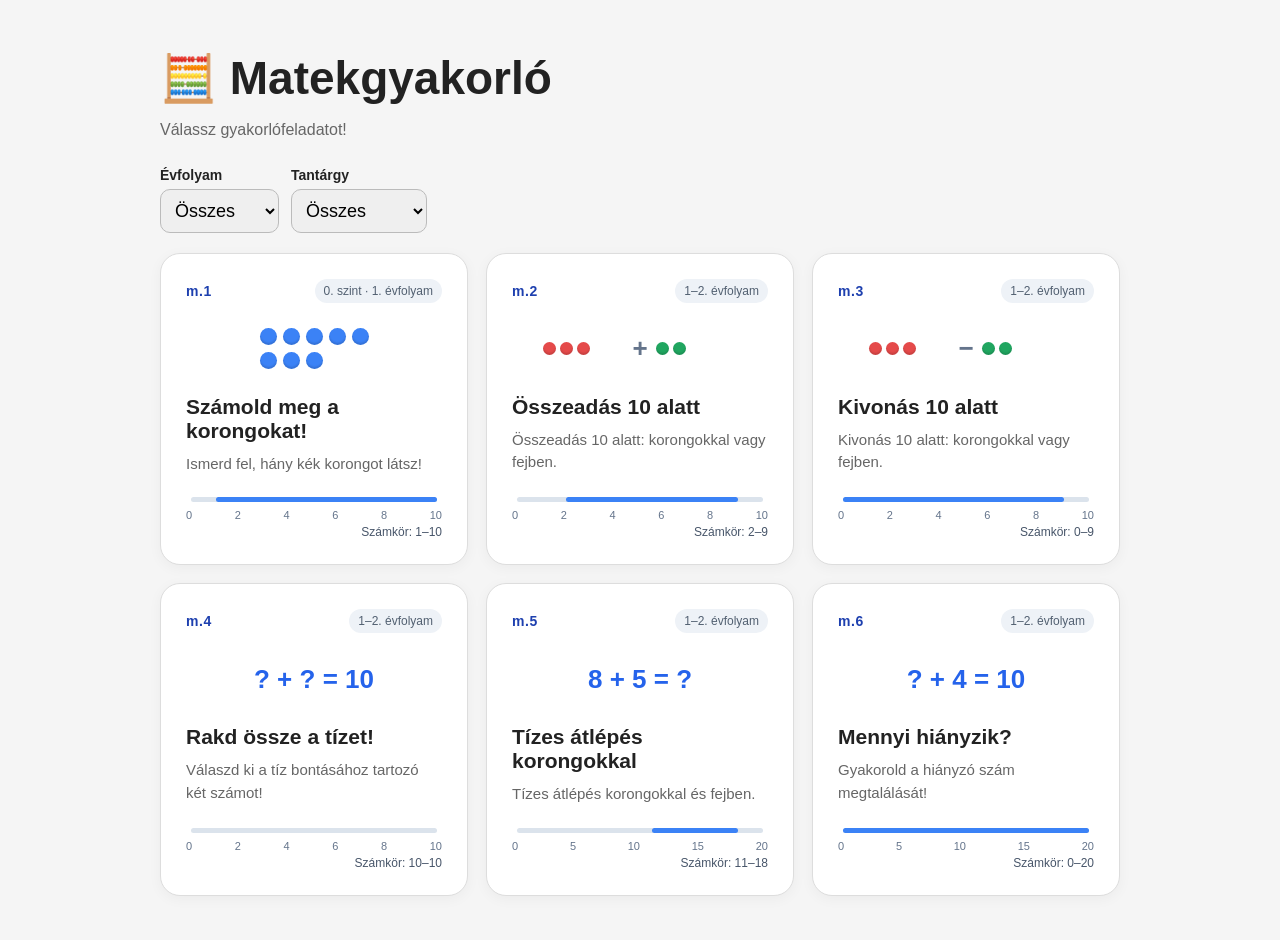
<file: index.html>
<!doctype html><html lang="hu"><head><meta charset="utf-8"><meta name="viewport" content="width=device-width, initial-scale=1"><title>Matekgyakorló</title><link rel="stylesheet" href="style.css?v=1794676788"><!-- MATEK-CACHE-START -->
<script>
(() => {
  const versionFile = new URL('version.json', document.baseURI);
  const current = '20261114170903';
  let refreshing = false;
  async function checkVersion() {
    if (refreshing) return;
    try {
      const response = await fetch(versionFile.href + '?t=' + Date.now(), {
        cache: 'no-store'
      });
      if (!response.ok) return;
      const data = await response.json();
      if (data.version && data.version !== current) {
        refreshing = true;
        const url = new URL(location.href);
        url.searchParams.set('site_version', data.version);
        location.replace(url.href);
      }
    } catch (_) { /* Offline: keep the page usable. */ }
  }
  window.addEventListener('pageshow', checkVersion);
  document.addEventListener('visibilitychange', () => {
    if (!document.hidden) checkVersion();
  });
  window.addEventListener('focus', checkVersion);
  setInterval(() => {
    if (!document.hidden) checkVersion();
  }, 60000);
})();
</script>
<!-- MATEK-CACHE-END -->
</head><body>
<main data-matek-home-v2="1" id="home" class="home"><h1>🧮 Matekgyakorló</h1><p>Válassz gyakorlófeladatot!</p><div class="toolbar"><label>Évfolyam<select id="grade"><option value="all">Összes</option><option value="1">1. osztály</option><option value="2">2. osztály</option></select></label><label>Tantárgy<select id="subject"><option value="all">Összes</option></select></label></div><div class="mode-grid" id="exerciseList"></div></main>
<script type="module" src="js/home.js?v=1794676788"></script></body></html>
</file>
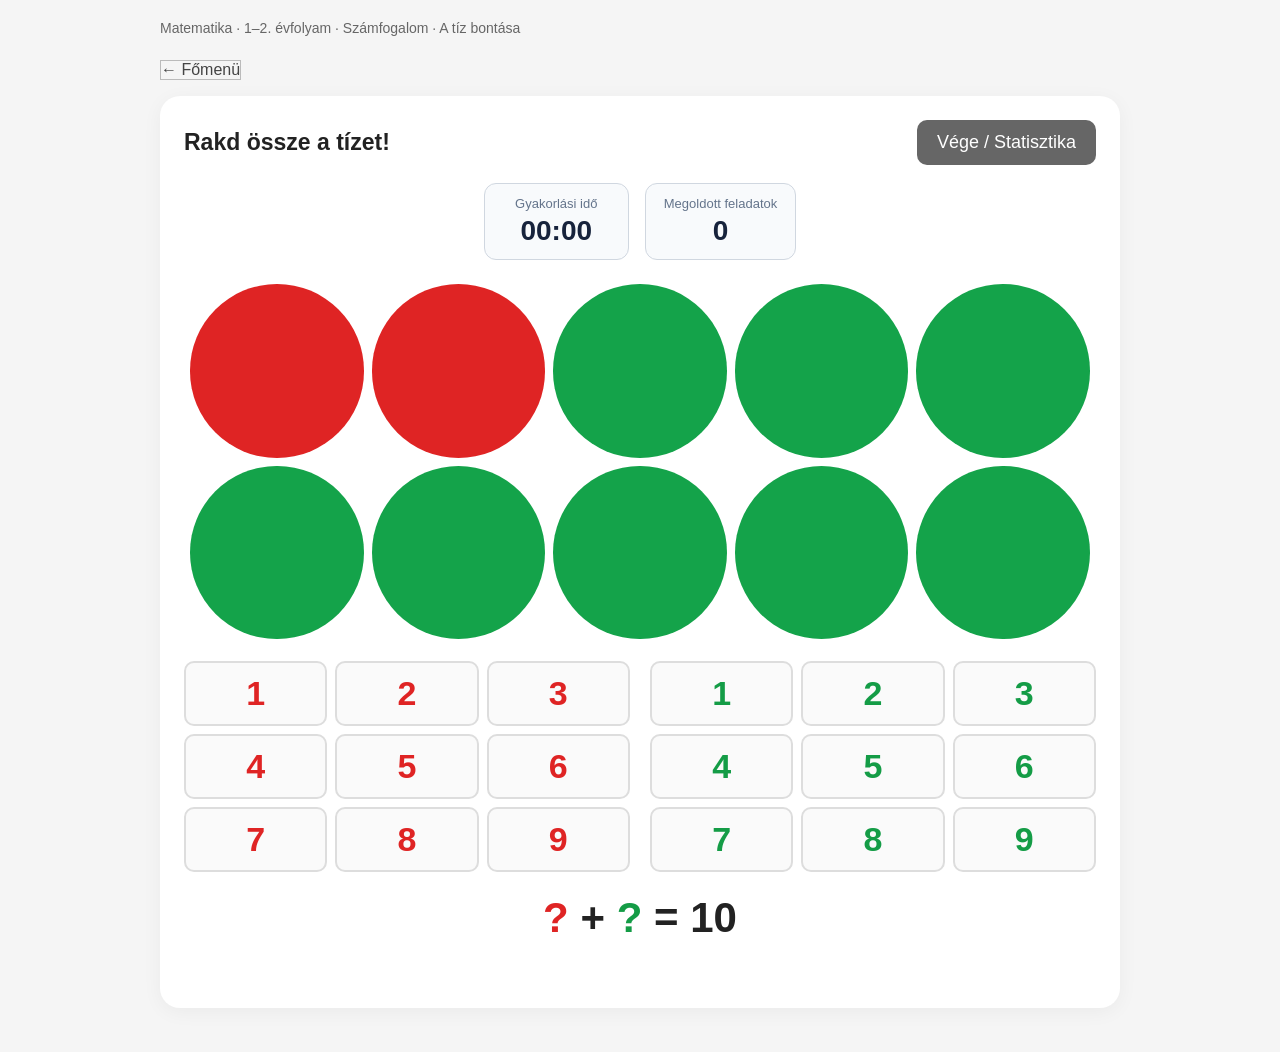
<file: exercises/choose.html>
<!doctype html>
<html lang="hu"><head><meta charset="utf-8"><meta name="viewport" content="width=device-width, initial-scale=1"><title>Rakd össze a tízet! – Matekgyakorló</title><link rel="stylesheet" href="../style.css?v=20261114203631"><!-- MATEK-CACHE-START -->
<script>
(() => {
  const versionFile = new URL('../version.json', document.baseURI);
  const current = '20261114170903';
  let refreshing = false;
  async function checkVersion() {
    if (refreshing) return;
    try {
      const response = await fetch(versionFile.href + '?t=' + Date.now(), {
        cache: 'no-store'
      });
      if (!response.ok) return;
      const data = await response.json();
      if (data.version && data.version !== current) {
        refreshing = true;
        const url = new URL(location.href);
        url.searchParams.set('site_version', data.version);
        location.replace(url.href);
      }
    } catch (_) { /* Offline: keep the page usable. */ }
  }
  window.addEventListener('pageshow', checkVersion);
  document.addEventListener('visibilitychange', () => {
    if (!document.hidden) checkVersion();
  });
  window.addEventListener('focus', checkVersion);
  setInterval(() => {
    if (!document.hidden) checkVersion();
  }, 60000);
})();
</script>
<!-- MATEK-CACHE-END -->
<script src="../js/matek-shared.js"></script>
</head>
<body><header class="site-header"><div class="exercise-meta">Matematika · 1–2. évfolyam · Számfogalom · A tíz bontása</div></header>
<section id="chooseView" class="practice-view" style="display:block" class="practice-view">
  <a class="back-button" href="../index.html" style="display:inline-block;text-decoration:none">← Főmenü</a>
  <div class="practice-panel">
    <div class="practice-head"><h2>Rakd össze a tízet!</h2><button id="choiceStatsBtn" class="secondary">Vége / Statisztika</button></div>
    <div id="choiceDiscGrid" class="disc-grid" aria-label="A kirakandó tíz korong"></div>
    <div class="choice-layout">
      <div class="choice-column"><div id="redChoices" class="number-choices"></div></div>
      <div class="choice-column"><div id="greenChoices" class="number-choices"></div></div>
    </div>
    <div id="choiceResult" class="choice-result"><span class="red-text">?</span> + <span class="green-text">?</span> = 10</div>
    <div id="choiceFeedback" class="choice-feedback" aria-live="polite"></div>
    <span id="choiceProgress" hidden aria-hidden="true"></span>
    
  </div>
</section>

<div id="choiceStatsModal" class="modal-backdrop" role="dialog" aria-modal="true" aria-label="Korongos gyakorlás eredménye">
  <div class="modal">
    <div class="modal-header"><h2>Korongos gyakorlás eredménye</h2><button id="closeChoiceStats" class="secondary">Bezárás</button></div>
    <div class="summary-grid">
      <div class="summary-box"><strong id="choiceSumTotal">0</strong>feladat</div>
      <div class="summary-box"><strong id="choiceSumCorrect">0</strong>helyes</div>
      <div class="summary-box"><strong id="choiceSumPercent">0%</strong>eredmény</div>
      <div class="summary-box"><strong id="choiceSumMedian">–</strong>medián válaszidő</div>
    </div>
    <div id="choiceStatsTable"></div>
    <div class="modal-actions">
      <button id="printChoiceStats" class="secondary">Nyomtatás / PDF</button>
      <button id="downloadChoiceStats" class="secondary">TXT letöltés</button>
      <button id="continueChoiceStats" class="secondary">Folytatás</button>
      <button id="restartChoiceStats">Új gyakorlás</button>
    </div>
  </div>
</div>


<script type="module" src="../js/choose.js?v=20261114203631"></script></body></html>
</file>
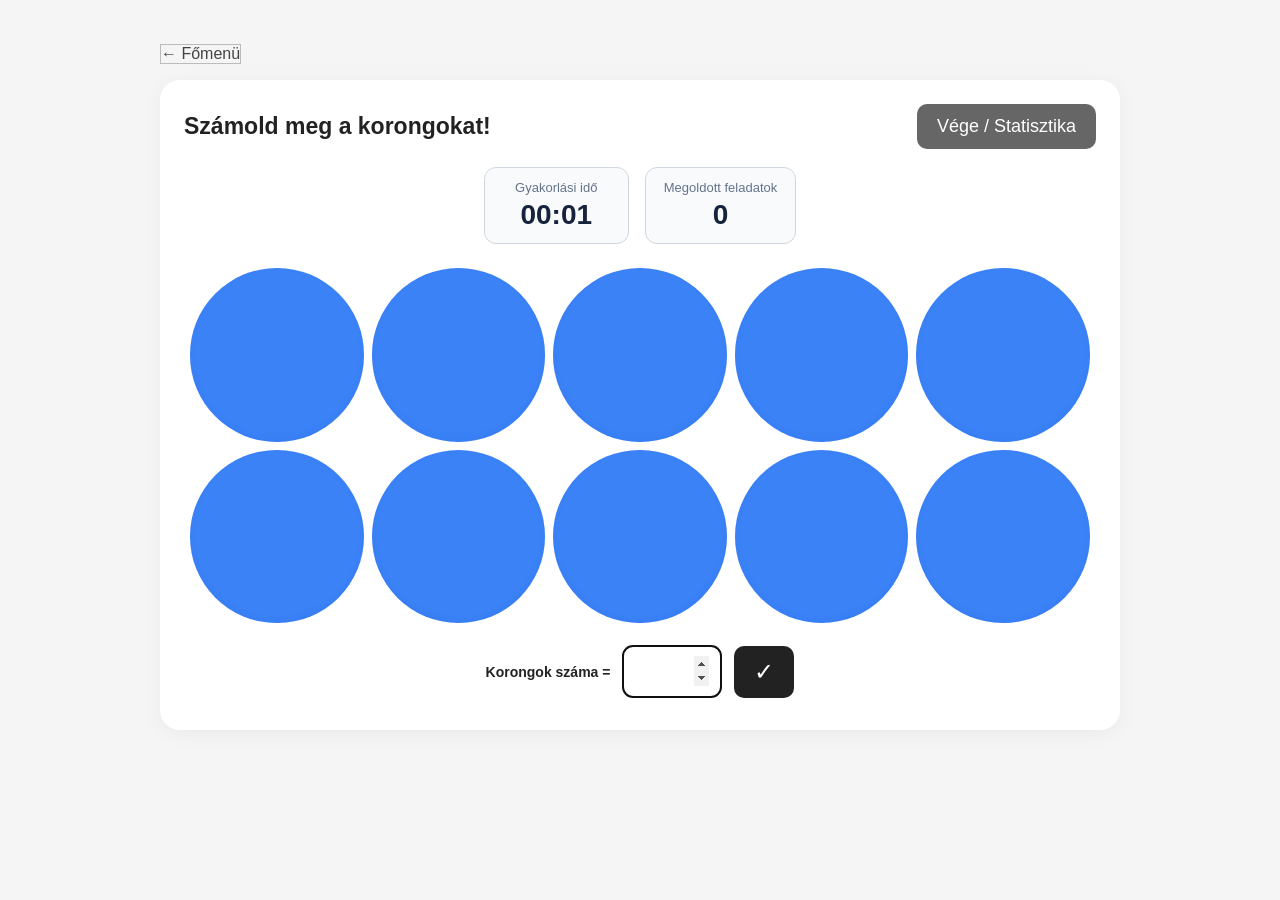
<file: exercises/discs.html>
<!doctype html>
<html lang="hu">
<head>
  <meta charset="utf-8">
  <meta name="viewport" content="width=device-width, initial-scale=1">
  <title>Számold meg a korongokat – Matekgyakorló</title>
  <link rel="stylesheet" href="../style.css">
  <script src="../js/matek-shared.js"></script>
  <style>
    #discsView .disc-grid {display:grid;grid-template-columns:repeat(5,minmax(0,1fr));gap:8px;margin:24px auto 20px;max-width:900px}
    #discsView .disc {width:100%;aspect-ratio:1;border-radius:50%;background:#3B82F6;box-shadow:inset 0 -3px 5px #2563eb22}
    #discsView .disc.empty {background:transparent;box-shadow:none}
    #discsView .disc-answer {display:flex;align-items:center;justify-content:center;gap:12px;flex-wrap:wrap;margin:22px auto 8px;font-size:clamp(18px,3vw,26px);font-weight:650}
    #discsView .disc-answer input {width:100px;max-width:35vw;padding:10px 12px;font:inherit;text-align:center;border:1px solid #aab7c7;border-radius:10px}
    #discsView .disc-answer button {min-width:58px;min-height:48px;font-size:24px}
    @media(max-width:550px){#discsView .disc-grid{gap:5px}}
  </style>
</head>
<body>
<section id="discsView" class="practice-view" style="display:block">
  <a class="back-button" href="../index.html" style="display:inline-block;text-decoration:none">← Főmenü</a>
  <div class="practice-panel">
    <div class="practice-head"><h2>Számold meg a korongokat!</h2><button id="discsStats" class="secondary" type="button">Vége / Statisztika</button></div>
    <div id="discGrid" class="disc-grid" aria-label="Kék korongok ötös elrendezésben"></div>
    <form id="discAnswerForm" class="disc-answer" autocomplete="off">
      <label for="discAnswer">Korongok száma =</label>
      <input id="discAnswer" type="number" inputmode="numeric" min="1" max="10" step="1" required aria-label="Korongok száma">
      <button id="discSubmit" type="submit" aria-label="Válasz ellenőrzése">✓</button>
    </form>
  </div>
</section>
<script type="module" src="../js/discs.js"></script>
</body>
</html>
</file>
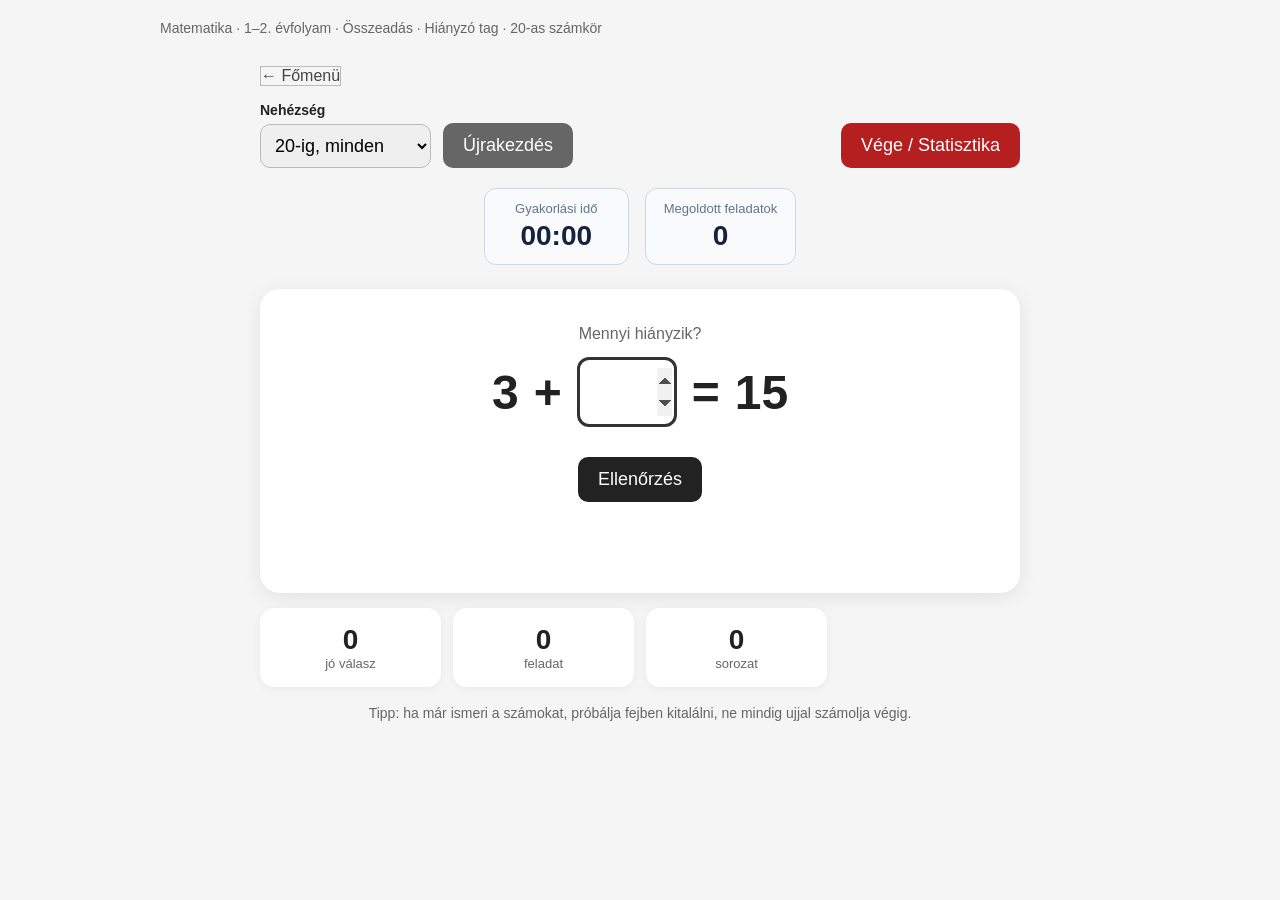
<file: exercises/existing.html>
<!doctype html>
<html lang="hu"><head><meta charset="utf-8"><meta name="viewport" content="width=device-width, initial-scale=1"><title>Mennyi hiányzik? – Matekgyakorló</title><link rel="stylesheet" href="../style.css?v=20261114203631"><!-- MATEK-CACHE-START -->
<script>
(() => {
  const versionFile = new URL('../version.json', document.baseURI);
  const current = '20261114170903';
  let refreshing = false;
  async function checkVersion() {
    if (refreshing) return;
    try {
      const response = await fetch(versionFile.href + '?t=' + Date.now(), {
        cache: 'no-store'
      });
      if (!response.ok) return;
      const data = await response.json();
      if (data.version && data.version !== current) {
        refreshing = true;
        const url = new URL(location.href);
        url.searchParams.set('site_version', data.version);
        location.replace(url.href);
      }
    } catch (_) { /* Offline: keep the page usable. */ }
  }
  window.addEventListener('pageshow', checkVersion);
  document.addEventListener('visibilitychange', () => {
    if (!document.hidden) checkVersion();
  });
  window.addEventListener('focus', checkVersion);
  setInterval(() => {
    if (!document.hidden) checkVersion();
  }, 60000);
})();
</script>
<!-- MATEK-CACHE-END -->
<script src="../js/matek-shared.js"></script>
</head>
<body><header class="site-header"><div class="exercise-meta">Matematika · 1–2. évfolyam · Összeadás · Hiányzó tag · 20-as számkör</div></header>
<div class="app" id="existingView">
    <a class="back-button" href="../index.html" style="display:inline-block;text-decoration:none">← Főmenü</a>
    <div class="toolbar">
        <label>
            Nehézség
            <select id="level">
                <option value="10">10-en belül</option>
                <option value="20easy">20-ig, könnyebb</option>
                <option value="20" selected>20-ig, minden</option>
            </select>
        </label>

        <button id="reset" class="secondary">Újrakezdés</button>
        <button id="finish" class="finish">Vége / Statisztika</button>
    </div>

    <div class="card">
        <div class="question-label">Mennyi hiányzik?</div>

        <div class="equation">
            <span id="start">7</span>
            <span>+</span>
            <input id="answer" type="number" min="0" max="20">
            <span>=</span>
            <span id="target">12</span>
        </div>

        <div style="margin-top: 30px;">
            <button id="check">Ellenőrzés</button>
        </div>

        <div id="feedback"></div>
    </div>

    <div class="stats">
        <div class="stat">
            <div class="stat-number" id="correct">0</div>
            <div class="stat-label">jó válasz</div>
        </div>
        <div class="stat">
            <div class="stat-number" id="total">0</div>
            <div class="stat-label">feladat</div>
        </div>
        <div class="stat">
            <div class="stat-number" id="streak">0</div>
            <div class="stat-label">sorozat</div>
        </div>
    </div>

    <div class="tip">
        Tipp: ha már ismeri a számokat, próbálja fejben kitalálni, ne mindig ujjal számolja végig.
    </div>
</div>

<div id="statsModal" class="modal-backdrop">
    <div class="modal">
        <div class="modal-header">
            <h2>Gyakorlás eredménye</h2>
            <button id="closeStats" class="secondary">Bezárás</button>
        </div>

        <div class="summary-grid">
            <div class="summary-box"><strong id="sumTotal">0</strong>feladat</div>
            <div class="summary-box"><strong id="sumCorrect">0</strong>helyes</div>
            <div class="summary-box"><strong id="sumPercent">0%</strong>eredmény</div>
            <div class="summary-box"><strong id="sumAvg">–</strong>medián válaszidő</div>
        </div>

        <div id="resultTableWrap"></div>

        <div class="modal-actions">
            <button id="printStats" class="secondary">Nyomtatás / PDF</button>
            <button id="downloadTxt" class="secondary">TXT letöltés</button>
            <button id="continueBtn" class="secondary">Folytatás</button>
            <button id="restartFromStats">Új gyakorlás</button>
        </div>
    </div>
</div>


<script type="module" src="../js/existing.js?v=20261114203631"></script></body></html>
</file>
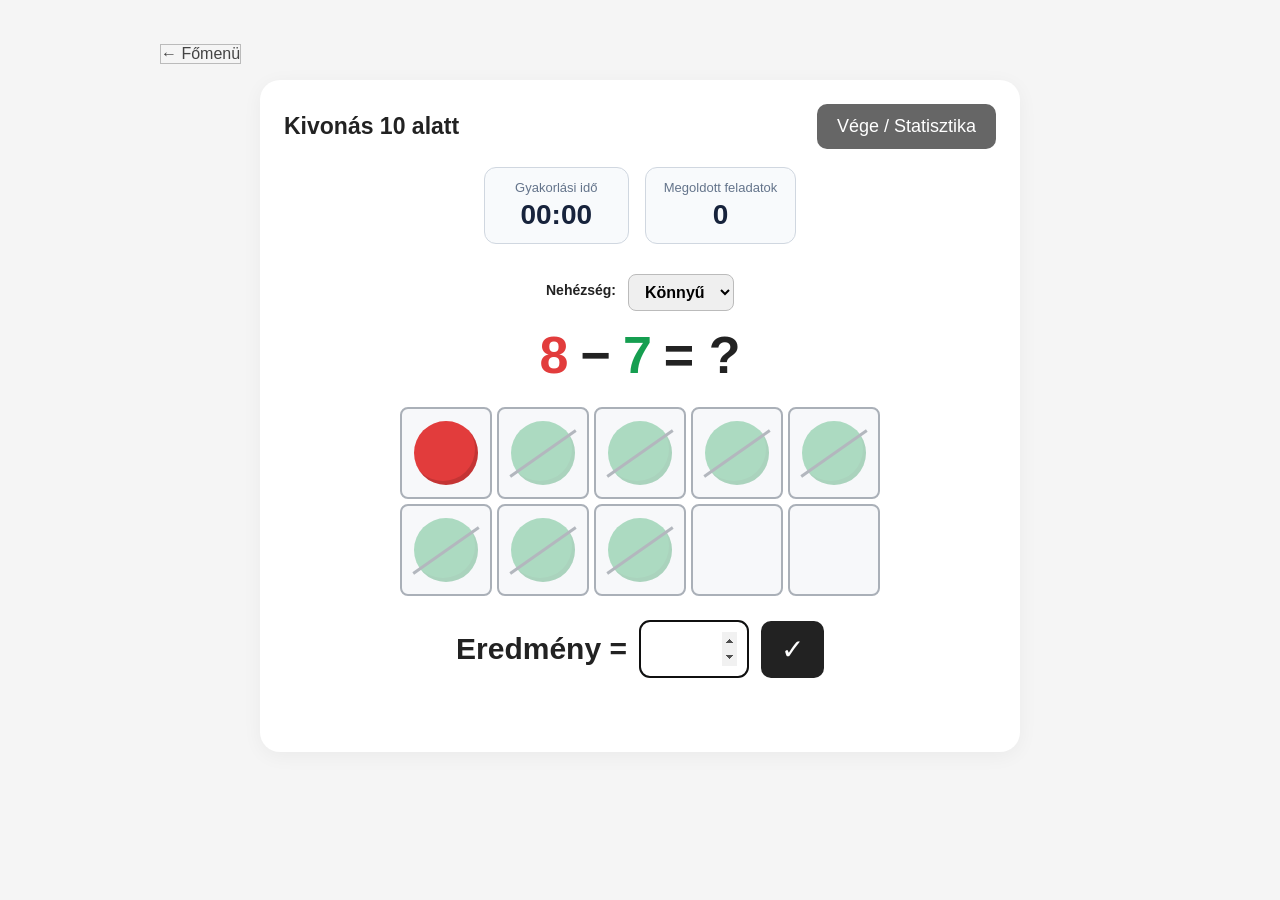
<file: exercises/sub-under-ten.html>
<!doctype html>
<html lang="hu">
<head>
<meta charset="utf-8"><meta name="viewport" content="width=device-width,initial-scale=1">
<title>Kivonás 10 alatt – Matekgyakorló</title>
<link rel="stylesheet" href="../style.css">
<style>
.subUnder-panel{max-width:760px;margin:auto}
.subUnder-answer{display:flex;align-items:center;justify-content:center;gap:12px;flex-wrap:wrap;margin:24px 0}
.subUnder-answer label{font-size:clamp(21px,5vw,30px);font-weight:700}
.subUnder-answer input{width:110px;max-width:35vw;text-align:center;font-size:30px;font-weight:700;padding:10px;border:2px solid #aab0b8;border-radius:10px}
.subUnder-answer button{min-width:60px;min-height:55px;font-size:28px;touch-action:manipulation}
.subUnder-frame{margin:22px auto 10px}
.subUnder-cell{cursor:default;pointer-events:none}
.subUnder-frame .ten-green{opacity:.35;position:relative}
.subUnder-frame .ten-green::after{content:"";position:absolute;left:-12%;top:48%;width:124%;height:3px;background:#374151;transform:rotate(-35deg)}
.subUnder-feedback{text-align:center;min-height:26px;font-size:16px;color:#16823b}
.subUnder-panel .ten-equation{margin-top:14px}
.subUnder-level{display:flex;align-items:center;justify-content:center;gap:12px;margin:14px auto;font-weight:600}
.subUnder-level select{font:inherit;padding:8px 12px;border-radius:8px;max-width:160px}
</style>
<script src="../js/matek-shared.js"></script>
</head>
<body>
<header class="site-header"></header>
<section class="practice-view" style="display:block">
<a class="back-button" href="../index.html" style="display:inline-block;text-decoration:none">← Főmenü</a>
<div class="practice-panel subUnder-panel">
<div class="practice-head"><h2>Kivonás 10 alatt</h2><button id="subUnderStatsBtn" class="secondary" type="button">Vége / Statisztika</button></div>
<div class="subUnder-level"><label for="subUnderDifficulty">Nehézség:</label> <select id="subUnderDifficulty" aria-label="Nehézség"><option value="easy">Könnyű</option><option value="hard">Nehéz</option></select></div>
<div class="ten-equation" id="subUnderEquation" aria-live="polite"></div>
<div class="ten-frame subUnder-frame" id="subUnderFrame" aria-label="Tízhelyes korongkeret"></div>
<form class="subUnder-answer" id="subUnderForm" autocomplete="off">
<label for="subUnderInput">Eredmény =</label>
<input id="subUnderInput" type="number" inputmode="numeric" min="0" max="9" step="1" required aria-label="Kivonás eredménye">
<button id="subUnderSubmit" type="submit" aria-label="Válasz ellenőrzése">✓</button>
</form>
<div class="subUnder-feedback" id="subUnderFeedback" aria-live="polite"></div>
</div></section>
<div id="subUnderStatsModal" class="modal-backdrop" role="dialog" aria-modal="true" aria-label="Kivonás 10 alatt – eredmények">
<div class="modal">
<div class="modal-header"><h2>Kivonás 10 alatt – eredmények</h2><button type="button" class="secondary" id="subUnderClose">Bezárás</button></div>
<div id="subUnderDetails"></div>
<div class="modal-actions"><button type="button" class="secondary" id="subUnderDownload">CSV letöltés</button><button type="button" class="secondary" id="subUnderContinue">Folytatás</button><button type="button" id="subUnderRestart">Új gyakorlás</button></div>
</div></div>
<script src="../js/sub-under-ten.js" defer></script>
</body></html>
</file>
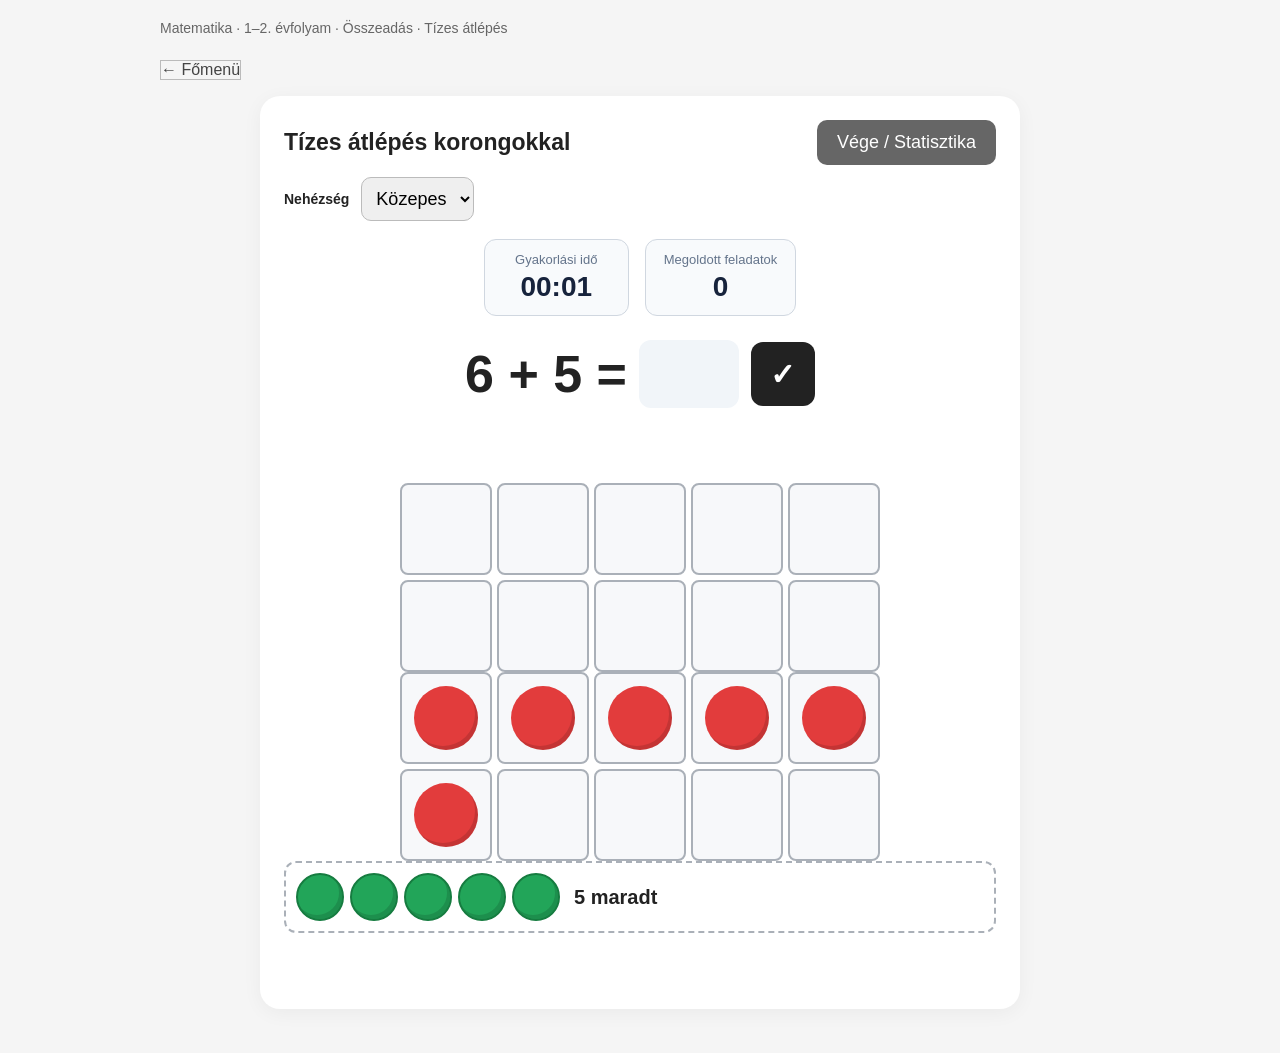
<file: exercises/ten-crossing.html>
<!DOCTYPE html>
<html lang="hu">
<head>
    <meta charset="UTF-8">
    <meta name="viewport" content="width=device-width, initial-scale=1.0">

    <title>Tízes átlépés korongokkal – Matekgyakorló</title>

    <link rel="stylesheet" href="../style.css?v=20261114203631">
    <style>
        /* ten-crossing counter and calculation */
        .ten-partial-calculation {
            min-height: 1.5em;
            margin: 4px 0 12px;
            text-align: center;
            font-size: clamp(20px, 5vw, 30px);
            font-weight: 700;
            line-height: 1.3;
            font-variant-numeric: tabular-nums;
        }
        .ten-bank-count {
            display: inline-flex;
            align-items: center;
            white-space: nowrap;
            margin-left: 8px;
            font-size: 20px;
            font-weight: 700;
            font-variant-numeric: tabular-nums;
        }
        #tenBank { display: flex; flex-wrap: wrap; align-items: center; justify-content: flex-start; gap: 6px; }
    </style>
<!-- MATEK-CACHE-START -->
<script>
(() => {
  const versionFile = new URL('../version.json', document.baseURI);
  const current = '20261114170903';
  let refreshing = false;
  async function checkVersion() {
    if (refreshing) return;
    try {
      const response = await fetch(versionFile.href + '?t=' + Date.now(), {
        cache: 'no-store'
      });
      if (!response.ok) return;
      const data = await response.json();
      if (data.version && data.version !== current) {
        refreshing = true;
        const url = new URL(location.href);
        url.searchParams.set('site_version', data.version);
        location.replace(url.href);
      }
    } catch (_) { /* Offline: keep the page usable. */ }
  }
  window.addEventListener('pageshow', checkVersion);
  document.addEventListener('visibilitychange', () => {
    if (!document.hidden) checkVersion();
  });
  window.addEventListener('focus', checkVersion);
  setInterval(() => {
    if (!document.hidden) checkVersion();
  }, 60000);
})();
</script>
<!-- MATEK-CACHE-END -->
<script src="../js/matek-shared.js"></script>
</head>

<body>
    <header class="site-header">
        <div class="exercise-meta">
            Matematika · 1–2. évfolyam · Összeadás · Tízes átlépés
        </div>
    </header>

    <section class="practice-view" style="display: block;">
        <a
            class="back-button"
            href="../index.html"
            style="display: inline-block; text-decoration: none;"
        >
            ← Főmenü
        </a>

        <div class="practice-panel ten-panel">

            <!-- Fejléc -->
            <div class="practice-head">
                <h2>Tízes átlépés korongokkal</h2>

                <button id="tenStatsBtn" class="secondary">
                    Vége / Statisztika
                </button>
            </div>

            <!-- Nehézségi szint -->
            <div class="ten-settings">
                <label for="tenLevel">Nehézség</label>

                <select id="tenLevel">
                    <option value="easy">Könnyű</option>
                    <option value="medium" selected>Közepes</option>
                    <option value="hard">Nehéz</option>
                </select>
            </div>

            <!-- Gyakorlási idő és megoldott feladatok -->
            <div hidden><strong id="tenSessionTime"></strong><strong id="tenSessionCount"></strong></div>

            <!-- Aktuális feladat -->
            <div class="ten-equation" id="tenEquation">
                <span id="tenExpression"></span>

                <input
                    type="number"
                    id="tenAnswer"
                    class="ten-answer"
                    inputmode="numeric"
                    min="11"
                    max="18"
                    placeholder=""
                    aria-label="Az összeadás eredménye"
                    autocomplete="off"
                >
                <button type="button" id="tenSubmit" class="ten-submit" aria-label="Valasz ellenorzese">✓</button>
            </div>

            <div id="tenPartialCalculation" class="ten-partial-calculation" aria-live="polite"></div>
            

            <!-- Felső tízes keret -->
            <div
                class="ten-frame"
                id="tenUpper"
                aria-label="Felső tízes keret"
            ></div>

            <!-- Alsó tízes keret -->
            <div
                class="ten-frame"
                id="tenLower"
                aria-label="Alsó tízes keret"
            ></div>

            <!-- Áthelyezhető zöld korongok -->
            

            <div
                class="ten-bank"
                id="tenBank"
                aria-label="Áthelyezendő zöld korongok"
            ></div>

            <!-- Visszajelzés -->
            <div
                class="ten-feedback"
                id="tenFeedback"
                aria-live="polite"
            ></div>

            <!-- Feladat vezérlése -->
            <div hidden><span id="tenProgress"></span><button id="tenReset" type="button"></button></div>

        </div>
    </section>

    <!-- Statisztikai ablak -->
    <div
        id="tenStatsModal"
        class="modal-backdrop"
        role="dialog"
        aria-modal="true"
        aria-label="Tízes átlépés eredménye"
    >
        <div class="modal">

            <div class="modal-header">
                <h2>Tízes átlépés – eredmények</h2>

                <button id="tenCloseStats" class="secondary">
                    Bezárás
                </button>
            </div>

            <!-- Összesített eredmények -->
            <div class="summary-grid">
                <div class="summary-box">
                    <strong id="tenTotal">0</strong>
                    feladat
                </div>

                <div class="summary-box">
                    <strong id="tenCorrect">0</strong>
                    segítség nélkül
                </div>

                <div class="summary-box">
                    <strong id="tenPercent">0%</strong>
                    önálló megoldás
                </div>

                <div class="summary-box">
                    <strong id="tenMedian">–</strong>
                    medián idő
                </div>
            </div>

            <!-- Részletes statisztika -->
            <div id="tenStatsTable"></div>

            <!-- Statisztika vezérlése -->
            <div class="modal-actions">
                <button id="tenPrint" class="secondary">
                    Nyomtatás / PDF
                </button>

                <button id="tenDownload" class="secondary">
                    TXT letöltés
                </button>

                <button id="tenContinue" class="secondary">
                    Folytatás
                </button>

                <button id="tenRestart">
                    Új gyakorlás
                </button>
            </div>

        </div>
    </div>

    <!-- JavaScript modul -->
    <script
        type="module"
        src="../js/ten-crossing.js?v=20261114203631"
    ></script>
</body>
</html>
</file>
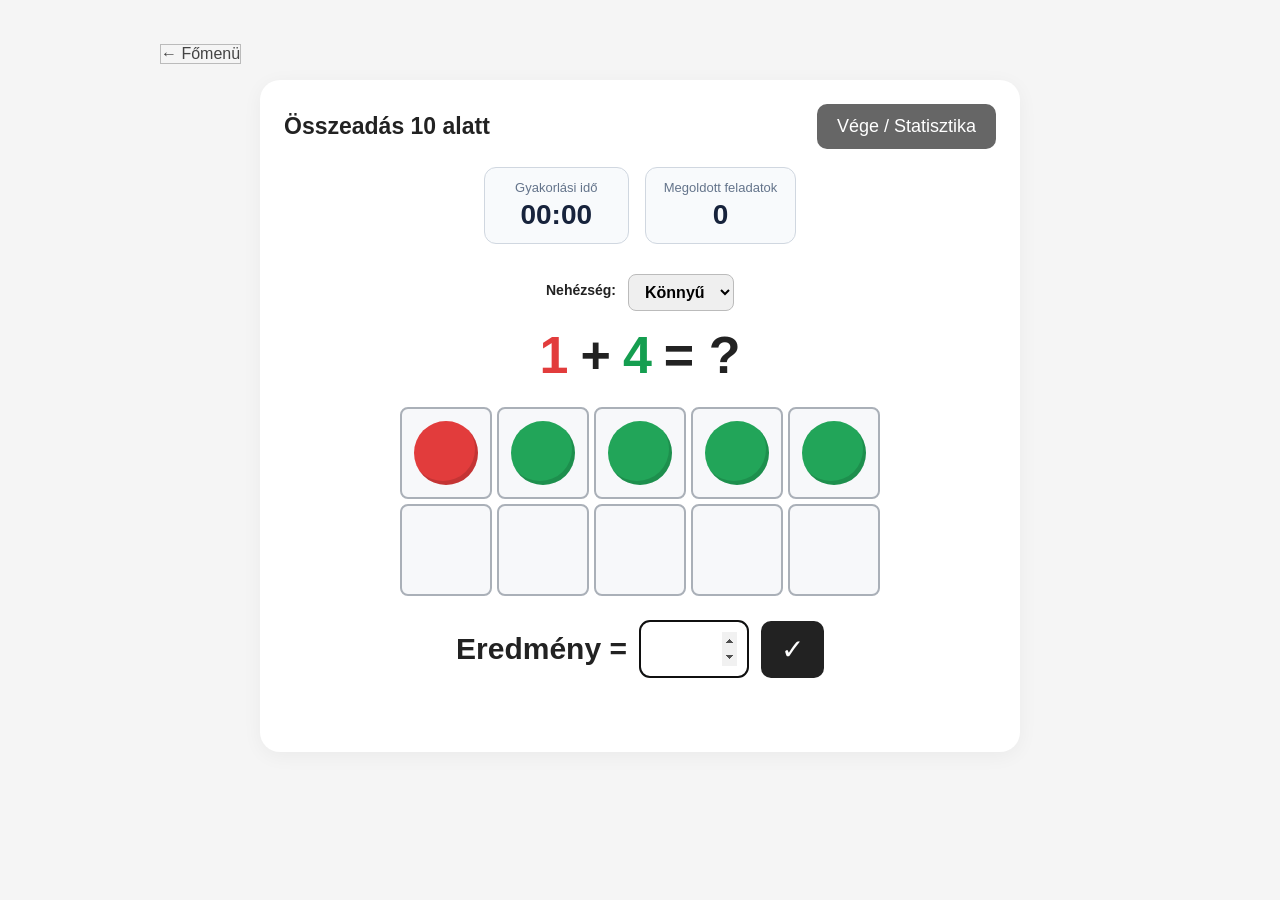
<file: exercises/under-ten.html>
<!doctype html>
<html lang="hu">
<head>
<meta charset="utf-8"><meta name="viewport" content="width=device-width,initial-scale=1">
<title>Összeadás 10 alatt – Matekgyakorló</title>
<link rel="stylesheet" href="../style.css">
<style>
.under-panel{max-width:760px;margin:auto}
.under-answer{display:flex;align-items:center;justify-content:center;gap:12px;flex-wrap:wrap;margin:24px 0}
.under-answer label{font-size:clamp(21px,5vw,30px);font-weight:700}
.under-answer input{width:110px;max-width:35vw;text-align:center;font-size:30px;font-weight:700;padding:10px;border:2px solid #aab0b8;border-radius:10px}
.under-answer button{min-width:60px;min-height:55px;font-size:28px;touch-action:manipulation}
.under-frame{margin:22px auto 10px}
.under-cell{cursor:default;pointer-events:none}
.under-feedback{text-align:center;min-height:26px;font-size:16px;color:#16823b}
.under-panel .ten-equation{margin-top:14px}
.under-level{display:flex;align-items:center;justify-content:center;gap:12px;margin:14px auto;font-weight:600}
.under-level select{font:inherit;padding:8px 12px;border-radius:8px;max-width:160px}
</style>
<script src="../js/matek-shared.js"></script>
</head>
<body>
<header class="site-header"></header>
<section class="practice-view" style="display:block">
<a class="back-button" href="../index.html" style="display:inline-block;text-decoration:none">← Főmenü</a>
<div class="practice-panel under-panel">
<div class="practice-head"><h2>Összeadás 10 alatt</h2><button id="underStatsBtn" class="secondary" type="button">Vége / Statisztika</button></div>
<div class="under-level"><label for="underDifficulty">Nehézség:</label> <select id="underDifficulty" aria-label="Nehézség"><option value="easy">Könnyű</option><option value="hard">Nehéz</option></select></div>
<div class="ten-equation" id="underEquation" aria-live="polite"></div>
<div class="ten-frame under-frame" id="underFrame" aria-label="Tízhelyes korongkeret"></div>
<form class="under-answer" id="underForm" autocomplete="off">
<label for="underInput">Eredmény =</label>
<input id="underInput" type="number" inputmode="numeric" min="2" max="9" step="1" required aria-label="Összeadás eredménye">
<button id="underSubmit" type="submit" aria-label="Válasz ellenőrzése">✓</button>
</form>
<div class="under-feedback" id="underFeedback" aria-live="polite"></div>
</div></section>
<div id="underStatsModal" class="modal-backdrop" role="dialog" aria-modal="true" aria-label="Összeadás 10 alatt – eredmények">
<div class="modal">
<div class="modal-header"><h2>Összeadás 10 alatt – eredmények</h2><button type="button" class="secondary" id="underClose">Bezárás</button></div>
<div id="underDetails"></div>
<div class="modal-actions"><button type="button" class="secondary" id="underDownload">CSV letöltés</button><button type="button" class="secondary" id="underContinue">Folytatás</button><button type="button" id="underRestart">Új gyakorlás</button></div>
</div></div>
<script src="../js/under-ten.js" defer></script>
</body></html>
</file>
<file: style.css>
* {
    box-sizing: border-box;
}

body {
    font-family: Arial, sans-serif;
    background: #f5f5f5;
    color: #222;
    margin: 0;
    padding: 20px;
}

.app {
    max-width: 760px;
    margin: 30px auto;
}

.toolbar {
    display: flex;
    gap: 12px;
    flex-wrap: wrap;
    align-items: end;
    margin-bottom: 20px;
}

label {
    font-size: 14px;
    font-weight: bold;
}

select, button, input {
    font-size: 18px;
}

select {
    display: block;
    margin-top: 6px;
    padding: 10px;
    border-radius: 10px;
    border: 1px solid #bbb;
}

button {
    padding: 12px 20px;
    border: 0;
    border-radius: 10px;
    cursor: pointer;
    background: #222;
    color: white;
}

button.secondary {
    background: #666;
}

button.finish {
    background: #b51f1f;
    margin-left: auto;
}

.card {
    background: white;
    border-radius: 20px;
    padding: 36px 20px;
    text-align: center;
    box-shadow: 0 4px 20px rgba(0, 0, 0, 0.08);
}

.question-label {
    color: #666;
    margin-bottom: 14px;
}

.equation {
    display: flex;
    justify-content: center;
    align-items: center;
    gap: 15px;
    font-size: 48px;
    font-weight: bold;
    flex-wrap: wrap;
}

#answer {
    width: 100px;
    height: 70px;
    font-size: 42px;
    text-align: center;
    border-radius: 12px;
    border: 3px solid #bbb;
}

#answer:focus {
    outline: none;
    border-color: #333;
}

#feedback {
    margin-top: 20px;
    min-height: 35px;
    font-size: 22px;
    font-weight: bold;
}

.stats {
    display: grid;
    grid-template-columns: repeat(4, 1fr);
    gap: 12px;
    margin-top: 15px;
}

.stat {
    background: white;
    border-radius: 14px;
    padding: 16px;
    text-align: center;
    box-shadow: 0 2px 10px rgba(0, 0, 0, 0.05);
}

.stat-number {
    font-size: 28px;
    font-weight: bold;
}

.stat-label {
    font-size: 13px;
    color: #666;
}

.tip {
    text-align: center;
    color: #666;
    font-size: 14px;
    margin-top: 18px;
}

.modal-backdrop {
    position: fixed;
    inset: 0;
    background: rgba(0, 0, 0, 0.55);
    display: none;
    align-items: center;
    justify-content: center;
    padding: 20px;
    z-index: 1000;
}

.modal-backdrop.show {
    display: flex;
}

.modal {
    width: min(900px, 100%);
    max-height: 90vh;
    overflow: auto;
    background: white;
    border-radius: 20px;
    padding: 24px;
    box-shadow: 0 12px 50px rgba(0, 0, 0, 0.25);
}

.modal-header {
    display: flex;
    justify-content: space-between;
    align-items: center;
    gap: 16px;
    margin-bottom: 16px;
}

.modal h2 {
    margin: 0;
}

.summary-grid {
    display: grid;
    grid-template-columns: repeat(4, 1fr);
    gap: 10px;
    margin: 18px 0 22px;
}

.summary-box {
    background: #f1f1f1;
    border-radius: 12px;
    padding: 14px;
    text-align: center;
}

.summary-box strong {
    display: block;
    font-size: 24px;
    margin-bottom: 4px;
}

table {
    width: 100%;
    border-collapse: collapse;
    font-size: 15px;
}

th, td {
    border-bottom: 1px solid #ddd;
    padding: 10px 8px;
    text-align: left;
}

th {
    background: #f7f7f7;
    position: sticky;
    top: 0;
}

tr.wrong {
    background: #fff0f0;
}

tr.correct-row {
    background: #f3fff3;
}

.status-ok {
    color: #087a16;
    font-weight: bold;
}

.status-wrong {
    color: #b00020;
    font-weight: bold;
}

.empty-state {
    padding: 30px 10px;
    text-align: center;
    color: #666;
}

.modal-actions {
    display: flex;
    gap: 10px;
    justify-content: flex-end;
    margin-top: 20px;
    flex-wrap: wrap;
}

@media print {
    body:has(#choiceStatsModal.show) #statsModal {
        display: none !important;
    }

    body:has(#statsModal.show) #choiceStatsModal {
        display: none !important;
    }

    body {
        background: white;
        padding: 0;
    }

    .app {
        display: none !important;
    }

    .modal-backdrop {
        position: static;
        display: block !important;
        background: white;
        padding: 0;
    }

    .modal {
        width: 100%;
        max-height: none;
        overflow: visible;
        box-shadow: none;
        border-radius: 0;
        padding: 0;
    }

    .modal-header button, .modal-actions {
        display: none !important;
    }

    .modal-header {
        margin-bottom: 10px;
    }

    .summary-grid {
        grid-template-columns: repeat(4, 1fr);
    }

    th {
        position: static;
    }

    tr {
        break-inside: avoid;
    }
}

@media (max-width: 650px) {
    .equation {
        font-size: 34px;
    }

    #answer {
        width: 80px;
        height: 60px;
        font-size: 34px;
    }

    .stats, .summary-grid {
        grid-template-columns: repeat(2, 1fr);
    }

    button.finish {
        margin-left: 0;
    }

    table {
        font-size: 13px;
    }

    th, td {
        padding: 8px 5px;
    }
}

.home, .practice-view {
    max-width: 960px;
    margin: 24px auto;
}

.home h1 {
    font-size: clamp(30px, 5vw, 46px);
    margin-bottom: 8px;
}

.home p {
    color: #666;
    margin-bottom: 28px;
}

.mode-grid {
    display: grid;
    grid-template-columns:repeat(auto-fit, minmax(245px, 1fr));
    gap: 18px;
}

.mode-card {
    display: block;
    text-align: left;
    background: white;
    color: #222;
    border: 1px solid #ddd;
    border-radius: 20px;
    padding: 25px;
    min-height: 195px;
    box-shadow: 0 3px 14px #0000000b;
}

.mode-card strong {
    display: block;
    font-size: 23px;
    margin: 12px 0;
}

.mode-card small {
    display: block;
    color: #666;
    font-size: 15px;
    line-height: 1.5;
}

.mode-card:hover {
    border-color: #777;
    transform: translateY(-2px);
}

.mode-icon {
    font-size: 31px;
}

.practice-view {
    display: none;
}

.back-button {
    background: transparent;
    color: #444;
    border: 1px solid #bbb;
    margin-bottom: 16px;
    font-size: 16px;
}

.practice-panel {
    background: white;
    border-radius: 20px;
    padding: 24px;
    box-shadow: 0 4px 20px #0000000c;
}

.practice-head {
    display: flex;
    align-items: center;
    justify-content: space-between;
    gap: 12px;
    flex-wrap: wrap;
}

.practice-head h2 {
    margin: 0;
    font-size: 23px;
}

.disc-grid {
    display: grid;
    grid-template-columns:repeat(5, minmax(0, 1fr));
    gap: 8px;
    margin: 24px auto 16px;
    max-width: 900px;
}

.disc {
    width: 100%;
    aspect-ratio: 1;
    border-radius: 50%;
    background: #14a34a;
}

.disc.red {
    background: #df2424;
}

.disc.green {
    background: #14a34a;
}

.disc-equation {
    text-align: center;
    font-size: clamp(26px, 5vw, 36px);
    font-weight: bold;
    margin: 14px 0;
}

.red-text {
    color: #df2424;
}

.green-text {
    color: #149c46;
}

.answer-toggle {
    width: 100%;
    background: transparent;
    color: #333;
    border: 1px solid #bbb;
    margin-top: 12px;
}

.muted-note {
    color: #777;
    text-align: center;
    font-size: 15px;
    margin-top: 12px;
}

.choice-layout {
    display: grid;
    grid-template-columns:1fr 1fr;
    gap: 20px;
    margin-top: 22px;
}

.choice-column h3 {
    text-align: center;
    margin: 0 0 12px;
}

.number-choices {
    display: grid;
    grid-template-columns:repeat(3, minmax(0, 1fr));
    gap: 8px;
}

.number-choice {
    background: #fafafa;
    border: 2px solid #ddd;
    color: #222;
    font-size: clamp(22px, 4vw, 34px);
    font-weight: bold;
    min-height: 65px;
    padding: 6px;
}

.number-choice.red-choice {
    color: #df2424;
}

.number-choice.green-choice {
    color: #149c46;
}

.number-choice.selected-red {
    background: #ffe4e4;
    border-color: #df2424;
}

.number-choice.selected-green {
    background: #e0f7e8;
    border-color: #149c46;
}

.choice-result {
    font-size: clamp(30px, 5vw, 42px);
    font-weight: bold;
    text-align: center;
    margin: 22px 0 10px;
}

.choice-feedback {
    text-align: center;
    min-height: 32px;
    font-size: 21px;
    font-weight: bold;
}

.choice-actions {
    display: flex;
    justify-content: center;
    gap: 12px;
    flex-wrap: wrap;
    margin-top: 16px;
}

.choice-actions button:disabled {
    opacity: .4;
    cursor: not-allowed;
}

@media (max-width: 550px) {
    .practice-panel {
        padding: 14px
    }

    .disc-grid {
        gap: 5px
    }

    .choice-layout {
        gap: 10px
    }

    .number-choices {
        gap: 5px
    }

    .number-choice {
        min-height: 53px
    }
}

/* Modular page navigation */
.exercise-meta {
    color: #666;
    font-size: 14px;
    margin: 0 0 16px;
}

.site-header {
    max-width: 960px;
    margin: 0 auto;
}

.site-header a {
    color: #333;
}

.mode-card {
    text-decoration: none;
}

/* Tízes átlépés – önálló modul */
.ten-panel {
    max-width: 760px;
    margin: auto
}

.ten-settings {
    display: flex;
    align-items: center;
    gap: 12px;
    flex-wrap: wrap;
    margin: 12px 0
}

.ten-settings select {
    margin: 0;
    max-width: 100%
}

.ten-equation {
    text-align: center;
    font-size: clamp(32px, 7vw, 52px);
    font-weight: 700;
    margin: 18px 0
}

.ten-frame-label {
    font-weight: 700;
    margin: 15px 0 7px
}

.ten-frame {
    display: grid;
    grid-template-columns:repeat(5, minmax(0, 1fr));
    gap: 5px;
    max-width: 480px;
    margin: auto
}

.ten-cell {
    aspect-ratio: 1;
    min-width: 0;
    padding: 6px;
    border: 2px solid #aab0b8;
    border-radius: 8px;
    background: #f7f8fa;
    display: flex;
    align-items: center;
    justify-content: center;
    touch-action: manipulation
}

.ten-cell:focus-visible, .ten-bank-disc:focus-visible {
    outline: 3px solid #2563eb;
    outline-offset: 2px
}

.ten-cell.ten-drop-target {
    background: #dbeafe;
    border-color: #2563eb
}

.ten-disc {
    display: block;
    width: 85%;
    aspect-ratio: 1;
    border-radius: 50%;
    box-shadow: inset -3px -4px 0 #0002
}

.ten-red {
    background: #e23c3c
}

.ten-green, .ten-bank-disc {
    background: #22a559
}

.ten-bank {
    min-height: 66px;
    display: flex;
    justify-content: center;
    align-items: center;
    flex-wrap: wrap;
    gap: 10px;
    padding: 10px;
    border: 2px dashed #aab0b8;
    border-radius: 12px
}

.ten-bank-disc {
    width: 48px;
    height: 48px;
    border-radius: 50%;
    border: 2px solid #167c40;
    cursor: grab;
    touch-action: manipulation;
    box-shadow: inset -3px -4px 0 #0002
}

.ten-bank-disc.selected {
    outline: 4px solid #f5bd28;
    outline-offset: 2px
}

.ten-feedback {
    min-height: 52px;
    text-align: center;
    font-size: 20px;
    font-weight: bold;
    padding: 12px 0
}

.ten-error {
    color: #a21d1d
}

.ten-success {
    color: #16823b
}

.ten-footer {
    display: flex;
    justify-content: space-between;
    align-items: center;
    gap: 12px;
    flex-wrap: wrap
}

@media (max-width: 480px) {
    .ten-cell {
        padding: 3px;
        border-radius: 5px
    }

    .ten-bank-disc {
        width: 42px;
        height: 42px
    }

    .ten-panel {
        padding: 16px 12px
    }
}

@media print {
    .ten-panel, .site-header, .back-button {
        display: none !important
    }

    #tenStatsModal {
        display: block !important;
        position: static;
        background: white;
        padding: 0
    }

    #tenStatsModal .modal {
        box-shadow: none;
        max-height: none;
        width: 100%;
        overflow: visible
    }

    #tenStatsModal button {
        display: none
    }
}

/* Tízes átlépés – gyakorlási idő és feladatszámláló */

.ten-session-info {
    display: flex;
    justify-content: center;
    gap: 16px;
    flex-wrap: wrap;
    margin: 20px 0;
}

.ten-session-item {
    display: flex;
    flex-direction: column;
    align-items: center;
    gap: 6px;
    min-width: 150px;
    padding: 12px 20px;
    border: 1px solid #d1d5db;
    border-radius: 12px;
    background: #f8fafc;
    text-align: center;
}

.ten-session-item span {
    font-size: 14px;
    color: #64748b;
}

.ten-session-item strong {
    font-size: 28px;
    font-weight: 700;
    font-variant-numeric: tabular-nums;
    color: #1e293b;
}

/* Tízes átlépés – beírható eredmény */

.ten-equation {
    display: flex;
    align-items: center;
    justify-content: center;
    gap: 12px;
}

.ten-answer {
    width: 100px;
    height: 68px;
    padding: 4px;
    border: 2px solid transparent;
    border-radius: 12px;
    background: #f1f5f9;
    color: #222;
    font: inherit;
    font-size: inherit;
    font-weight: 700;
    text-align: center;
    appearance: textfield;
}

.ten-answer:focus {
    outline: none;
    border-color: #2563eb;
    background: white;
}

.ten-answer::-webkit-inner-spin-button,
.ten-answer::-webkit-outer-spin-button {
    appearance: none;
    margin: 0;
}

.ten-answer:disabled {
    opacity: 1;
    background: transparent;
    color: #16823b;
    -webkit-text-fill-color: #16823b;
}

.ten-answer.wrong-answer {
    border-color: #dc2626;
    background: #fef2f2;
}

/* iPhone answer submit */
.ten-submit { min-width: 64px; min-height: 64px; padding: 8px 16px; border-radius: 12px; font-size: 30px; font-weight: 700; cursor: pointer; touch-action: manipulation; }

/* Matekgyakorló - egységes gyakorlási fejléc és statisztika */
.matek-session-info{display:flex;gap:16px;justify-content:center;flex-wrap:wrap;margin:18px auto 24px}
.matek-session-item{min-width:145px;padding:12px 18px;border:1px solid #d0d7e0;border-radius:12px;background:#f8fafc;text-align:center;display:flex;flex-direction:column;gap:4px}
.matek-session-item span{font-size:13px;color:#64748b}
.matek-session-item strong{font-size:28px;color:#17233c;font-variant-numeric:tabular-nums}
.matek-stats-summary{display:grid;grid-template-columns:repeat(auto-fit,minmax(120px,1fr));gap:12px;margin:20px 0}
.matek-stats-summary>div{padding:14px;border:1px solid #d0d7e0;border-radius:12px;text-align:center;display:flex;flex-direction:column;gap:5px}
.matek-stats-summary strong{font-size:25px;font-variant-numeric:tabular-nums}
.matek-stats-summary span{font-size:13px;color:#64748b}
.matek-stats-summary p{grid-column:1/-1;margin:0}
@media(max-width:520px){.matek-session-info{gap:8px}.matek-session-item{min-width:125px;padding:10px}.matek-session-item strong{font-size:24px}}

/* Matekgyakorló főmenü: egyedi m.x azonosítók és számkörök */
.home-exercise-card{display:flex;flex-direction:column;gap:10px;min-height:310px;overflow:hidden}
.home-card-meta{display:flex;align-items:center;justify-content:space-between;gap:10px}
.home-exercise-id{font-size:14px;font-weight:800;color:#1e40af;letter-spacing:.04em}
.home-grade{font-size:12px;color:#526071;background:#eef2f7;padding:5px 9px;border-radius:999px}
.home-illustration{height:72px;display:flex;flex-direction:column;justify-content:center;align-items:center;gap:5px}
.home-bead-row{display:inline-flex;gap:4px;align-items:center}
.home-bead-cell{width:19px;height:19px;display:inline-flex;align-items:center;justify-content:center}
.home-disc{width:17px;height:17px;border-radius:50%;display:block;box-shadow:inset 0 -2px 2px #0002}
.home-math-row{display:flex;align-items:center;gap:8px}.home-math-row .home-bead-cell{width:13px;height:17px}.home-math-row .home-disc{width:13px;height:13px}
.home-math-row b{font-size:26px;color:#64748b}
.home-formula{font-size:26px;font-weight:800;color:#2563eb;white-space:nowrap}
.home-exercise-card strong{margin:0;font-size:21px}.home-exercise-card small{margin:0;flex:1}
.home-numberline{margin-top:auto;padding-top:12px}
.home-numberline-track{position:relative;height:5px;background:#dbe3ec;border-radius:8px;margin:0 5px}
.home-numberline-fill{position:absolute;top:0;height:100%;background:#3b82f6;border-radius:8px}
.home-numberline-ticks{display:flex;justify-content:space-between;color:#64748b;font-size:11px;margin-top:7px}
.home-range-caption{text-align:right;color:#475569;font-size:12px;margin-top:4px}
</file>
